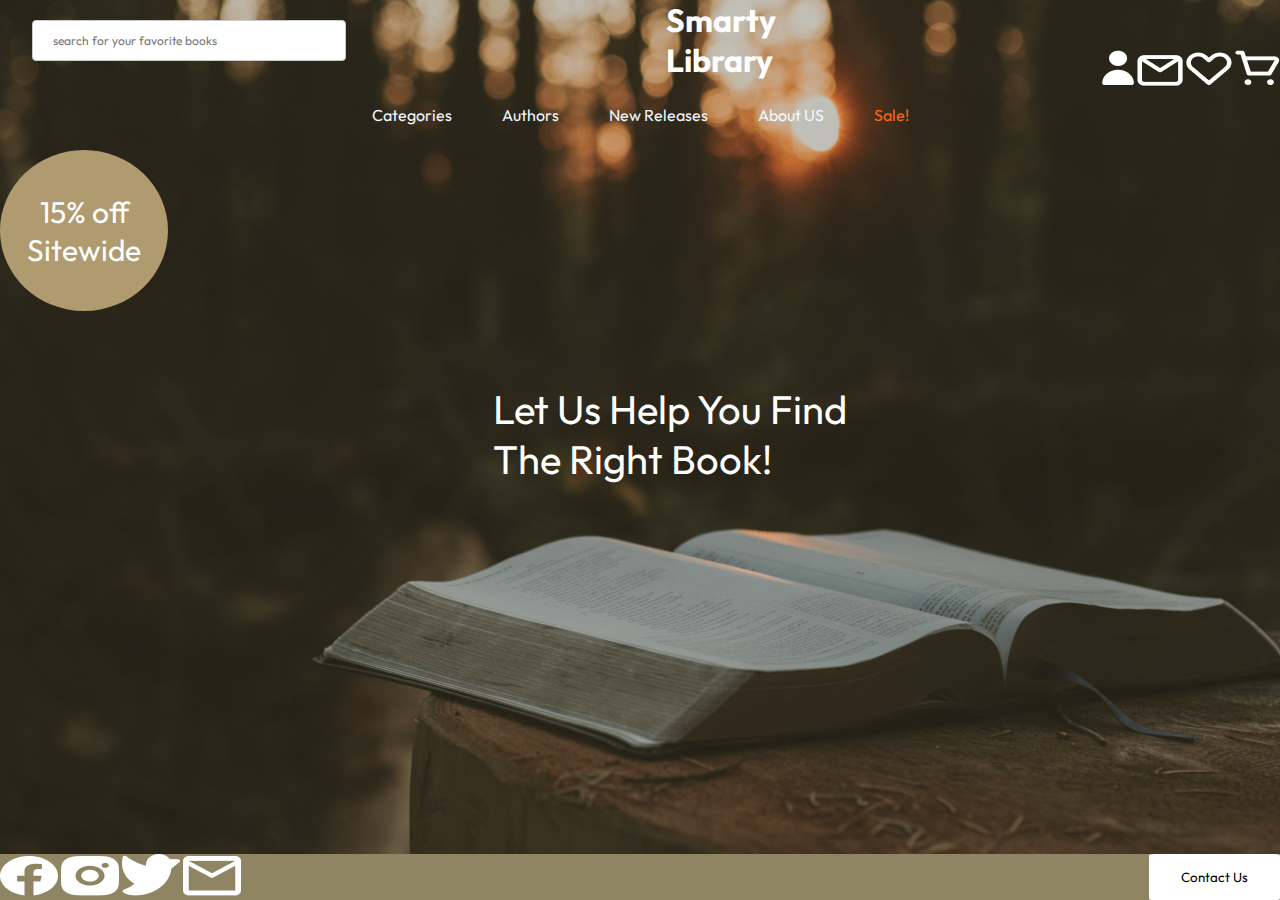
<file: index.html>
<!DOCTYPE html>
<html lang="en">
  <head>
    <meta charset="UTF-8" />
    <meta http-equiv="X-UA-Compatible" content="IE=edge" />
    <meta name="viewport" content="width=device-width, initial-scale=1.0" />
    <link rel="preconnect" href="https://fonts.googleapis.com">
<link rel="preconnect" href="https://fonts.gstatic.com" crossorigin>
<link href="https://fonts.googleapis.com/css2?family=Outfit:wght@300&family=Roboto&display=swap" rel="stylesheet">

    <title>Smarty Library</title>
    <link rel="stylesheet" href="./styles.css" />
  </head>
  <body>
    <body class="background">
      <main class="container">
        <div class="top-navigation">
          <div class="top-navigation-left">
            <input type="text" placeholder="search for your favorite books" />

            <div class="top-navigation-heading">
            <h1>Smarty <br> Library</h1>
            </div>
          </div>

         <div class="top-navigation-right">
          <img src="./assets/profile.png" alt="profileIcon" />
          <img src="./assets/mail.png" alt="mainIcon" />
          <img src="./assets/like.png" alt="likeIcon" />
          <img src="./assets/wholeCart.png" alt="shopIcon" />
         </div>
       </div>
       <div class="topgrid">
         <div class="secrow">
          <ul>
            <li><a href="#">Categories</a></li>
            <li><a href="#">Authors</a></li>
            <li><a href="#">New Releases</a></li>
            <li><a href="#">About US</a></li>
            <li><a href="#"><span>Sale!</a></li></span>
          </ul>
         </div>
       </div>
        <div class="quote">
        <p style="font-size: 40px;">Let Us Help You Find <br>The Right Book!</p>
       </div>

          <div class="circle"><p style="font-size: 30px;">15% off Sitewide</p></div>


          <div class="footer-container">
              <div class="footer-left">
                <img src="./assets/fbook.png" alt="facebookLogo">
                <img src="./assets/insta.png" alt="instagramLogo">
                <img src="./assets/tweet.png" alt="twitterLogo">
                <img src="./assets/mail2.png" alt="mailLogo">
             </div>
             <div class="footer-right"><button>Contact Us
             </button></div>
            
        </div>
    </main>
   </body>
  </body>
</html>
</file>
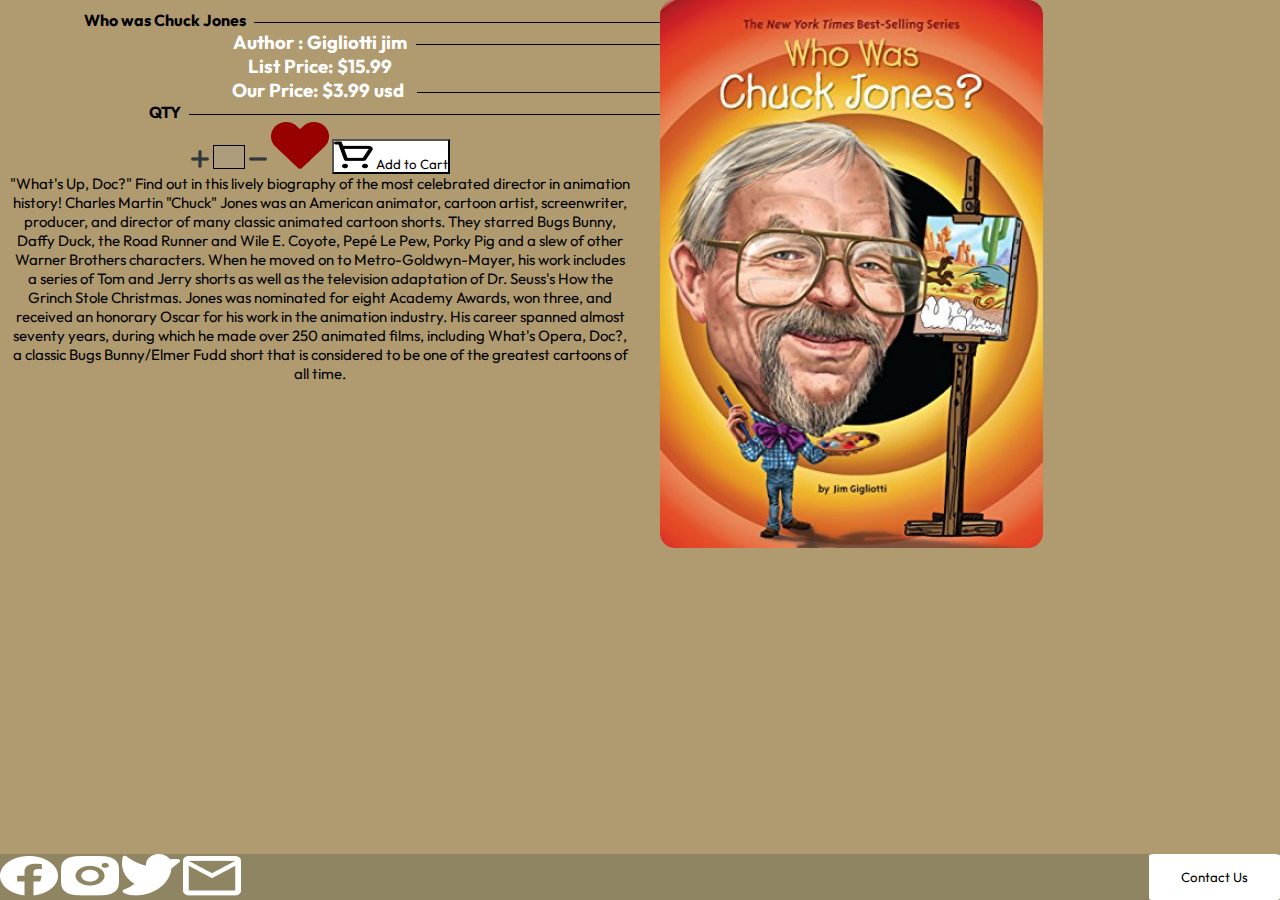
<file: check-jones.html>
<!DOCTYPE html>
<html lang="en">
  <head>
    <meta charset="UTF-8" />
    <meta http-equiv="X-UA-Compatible" content="IE=edge" />
    <meta name="viewport" content="width=device-width, initial-scale=1.0" />
    <link rel="preconnect" href="https://fonts.googleapis.com" />
    <link rel="preconnect" href="https://fonts.gstatic.com" crossorigin />
    <link
      href="https://fonts.googleapis.com/css2?family=Outfit:wght@300&family=Roboto&display=swap"
      rel="stylesheet"
    />

    <title>who was chuck jones?</title>
    <link rel="stylesheet" href="./styles.css" />
  </head>
  <body>
    <div class="chuck-container">
      <div class="chuck-top-section">
        <h4>Who was Chuck Jones</h4>

        <h3>Author : Gigliotti jim</h3>
        <h3>
          List Price: $15.99<br />
          Our Price: $3.99 usd
        </h3>
        <div class="inline-chuck">
          <h4>QTY</h4>
          <img src="./assets/plus-sign.png" />
          <img src="./assets/chuck-box.png" />
          <img src="./assets/neg-sign.png" />
          <img src="./assets/heart.png" />
          <button><img src="./assets/b-cart.png" /> Add to Cart</button>
          <p>
            "What's Up, Doc?" Find out in this lively biography of the most
            celebrated director in animation history! Charles Martin "Chuck"
            Jones was an American animator, cartoon artist, screenwriter,
            producer, and director of many classic animated cartoon shorts. They
            starred Bugs Bunny, Daffy Duck, the Road Runner and Wile E. Coyote,
            Pepé Le Pew, Porky Pig and a slew of other Warner Brothers
            characters. When he moved on to Metro-Goldwyn-Mayer, his work
            includes a series of Tom and Jerry shorts as well as the television
            adaptation of Dr. Seuss's How the Grinch Stole Christmas. Jones was
            nominated for eight Academy Awards, won three, and received an
            honorary Oscar for his work in the animation industry. His career
            spanned almost seventy years, during which he made over 250 animated
            films, including What's Opera, Doc?, a classic Bugs Bunny/Elmer Fudd
            short that is considered to be one of the greatest cartoons of all
            time.
          </p>
        </div>
      </div>

      <div class="big-chuck">
        <img src="./assets/bigchuck.png" />
      </div>
      <div class="footer-container">
        <div class="footer-left">
          <img src="./assets/fbook.png" alt="facebookLogo">
          <img src="./assets/insta.png" alt="instagramLogo">
          <img src="./assets/tweet.png" alt="twitterLogo">
          <img src="./assets/mail2.png" alt="mailLogo">
       </div>
       <div class="footer-right"><button>Contact Us
       </button></div>
      
  </div>
    </div>
  </body>
</html>
</file>
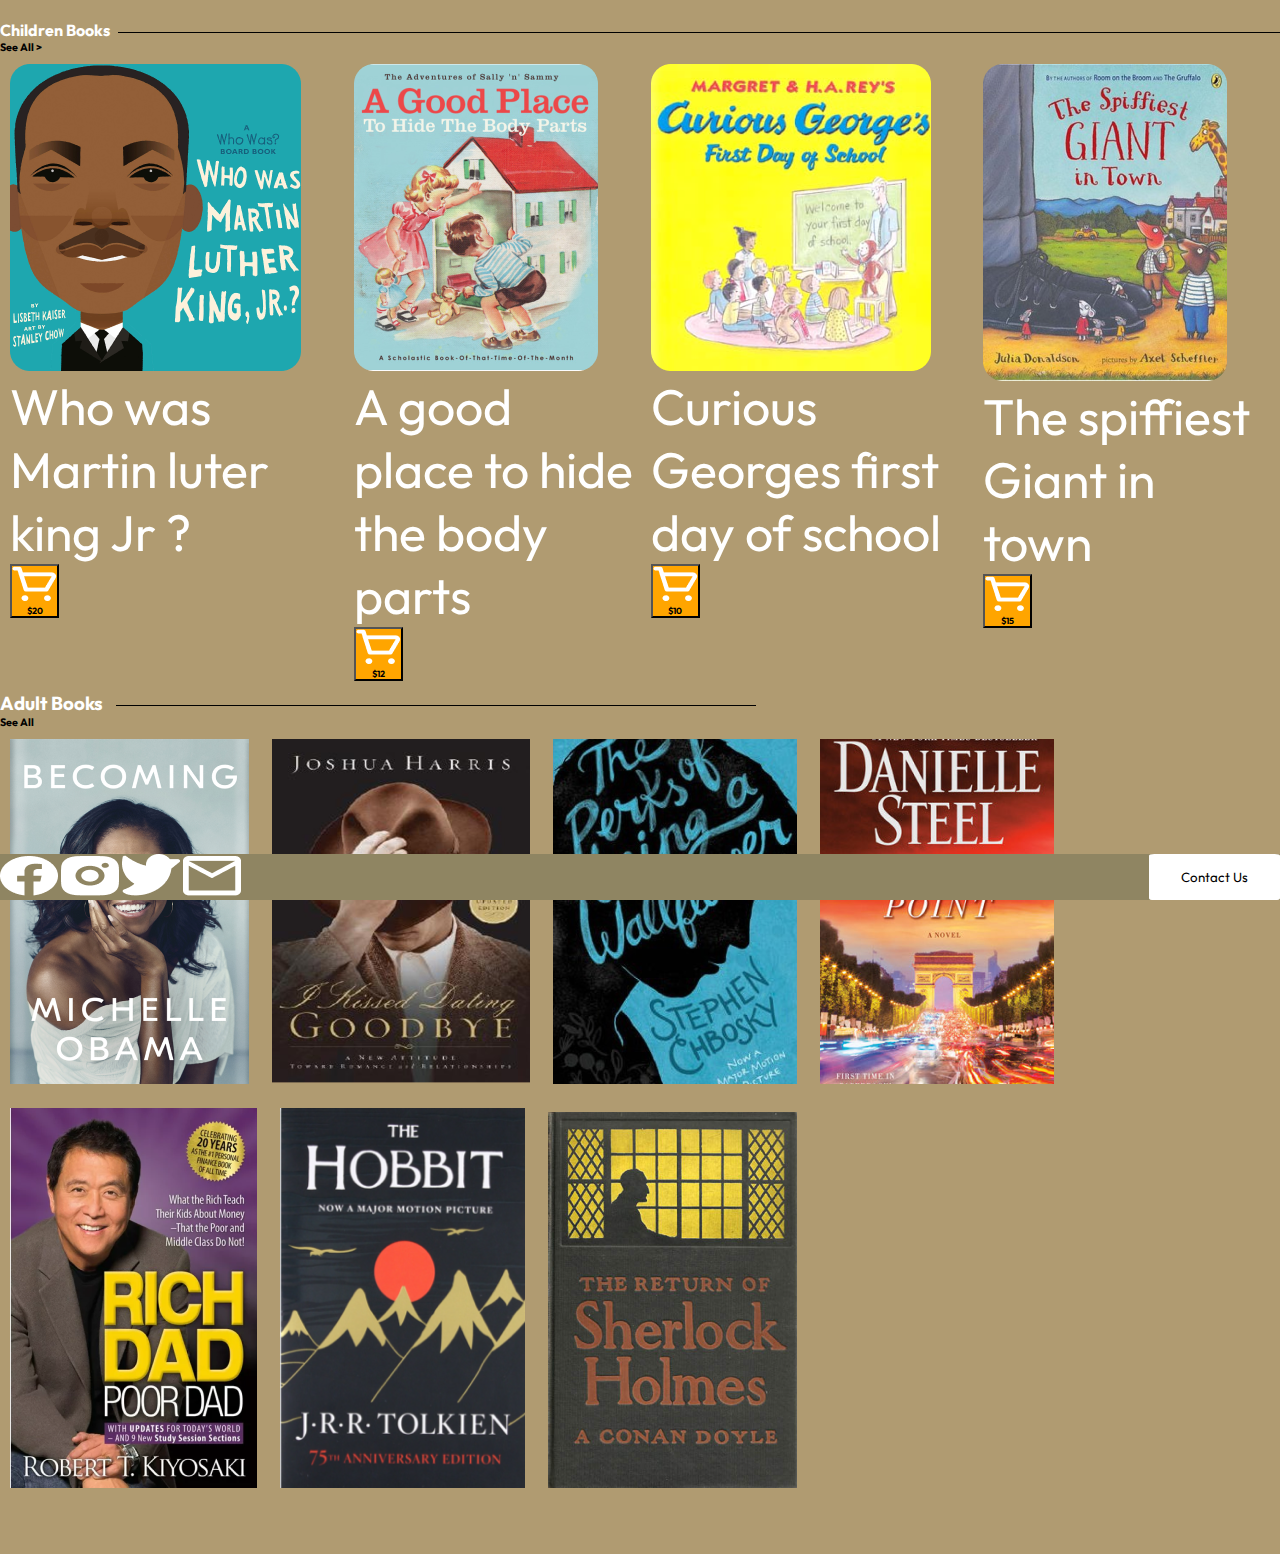
<file: child-adult-books.html>
<!DOCTYPE html>
<html lang="en">
  <head>
    <meta charset="UTF-8" />
    <meta http-equiv="X-UA-Compatible" content="IE=edge" />
    <meta name="viewport" content="width=device-width, initial-scale=1.0" />
    <link rel="preconnect" href="https://fonts.googleapis.com" />
    <link rel="preconnect" href="https://fonts.gstatic.com" crossorigin />
    <link
      href="https://fonts.googleapis.com/css2?family=Outfit:wght@300&family=Roboto&display=swap"
      rel="stylesheet"
    />
    <title>Children & Adult Books</title>
    <link rel="stylesheet" href="./styles.css" />
  </head>
  <body>
    <div class="container">
      <div class="top-books">
        <h4>Children Books</h4>
        <h6>See All ></h6>
        <div class="child-books">
          <div class="book">
            <img src="./assets/mlk.png" />

            <p>Who was Martin luter king Jr ?</p>
            <button class="cart-btn">
              <img src="./assets/wholeCart.png" />
              <h6>$20</h6>
            </button>
          </div>

          <div class="book">
            <img src="./assets/a good place.png" />
            <p>A good place to hide the body parts</p>
            <button>
              <img src="./assets/wholeCart.png" />
              <h6>$12</h6>
            </button>
          </div>

          <div class="book">
            <img src="./assets/george.png" />
            <p>Curious Georges first day of school</p>
            <button>
              <img src="./assets/wholeCart.png" />
              <h6>$10</h6>
            </button>
          </div>

          <div class="book">
            <img src="./assets/giant.png" />
            <p>The spiffiest Giant in town</p>
            <button>
              <img src="./assets/wholeCart.png" />
              <h6>$15</h6>
            </button>
          </div>
        </div>
      </div>

        <div class="container-adult">
            <div class="adult-text">
                <h3>Adult Books </h3>
                <h6>See All</h6>
            </div>

            <div class="adult-book-group">
                <img src="./assets/micobama.png">
                <img src="./assets/goodbye.png">
                <img src="./assets/wallflower.png">
                <img src="./assets/steeldan.png">
                <img src="./assets/rich.png">
                <img src="./assets/the hobbit.png">
                <img src="./assets/The_Return_of_Sherlock_Holmes_cover_1905.png">

            </div>
        </div>
        <div class="footer-container">
            <div class="footer-left">
              <img src="./assets/fbook.png" alt="facebookLogo">
              <img src="./assets/insta.png" alt="instagramLogo">
              <img src="./assets/tweet.png" alt="twitterLogo">
              <img src="./assets/mail2.png" alt="mailLogo">
           </div>
           <div class="footer-right"><button>Contact Us
           </button></div>
          
      </div>
    </div>
  </body>
</html>
</file>
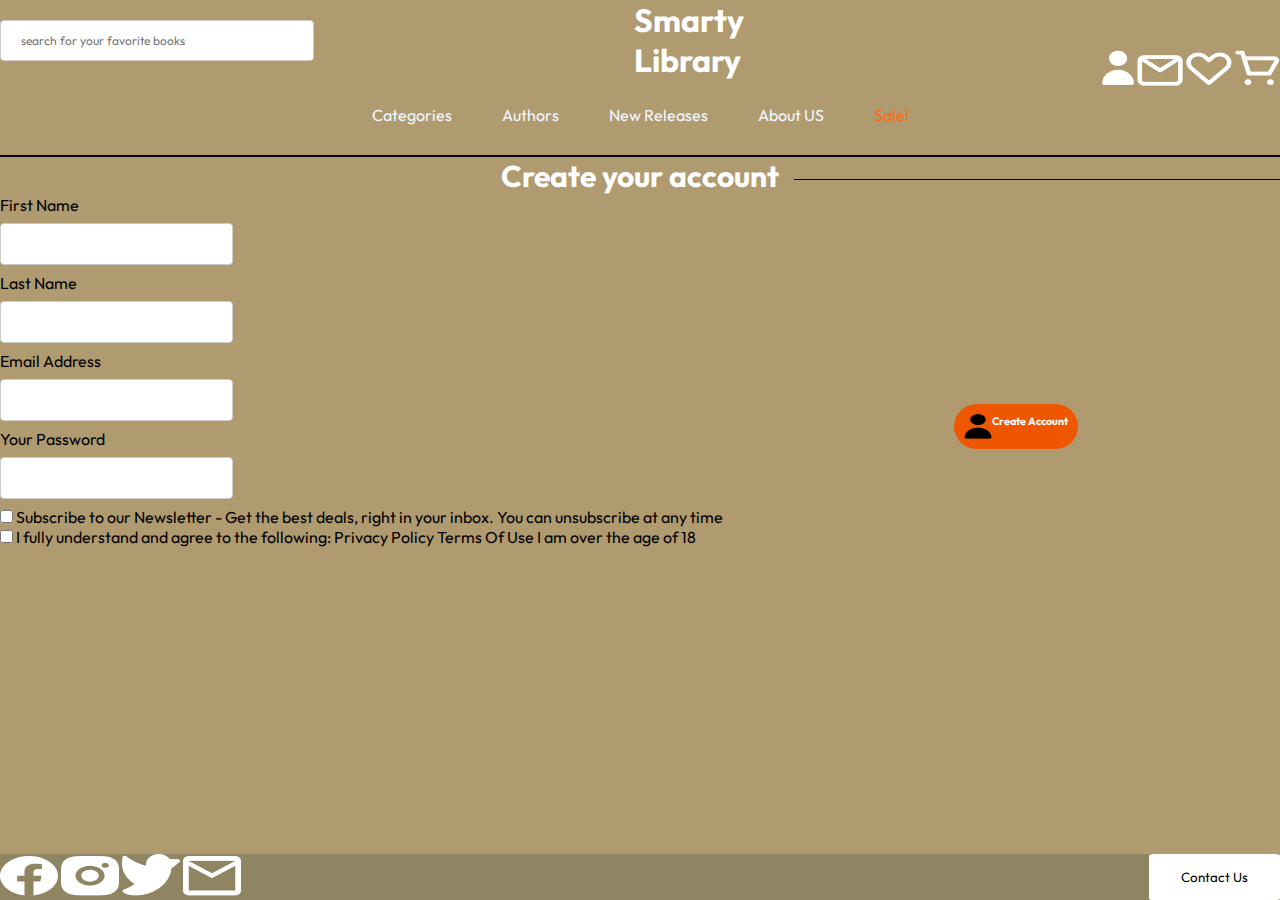
<file: create-account.html>
<!DOCTYPE html>
<html lang="en">
<head>
    <meta charset="UTF-8">
    <meta http-equiv="X-UA-Compatible" content="IE=edge">
    <meta name="viewport" content="width=device-width, initial-scale=1.0">
    <link rel="preconnect" href="https://fonts.googleapis.com">
<link rel="preconnect" href="https://fonts.gstatic.com" crossorigin>
<link href="https://fonts.googleapis.com/css2?family=Outfit:wght@300&family=Roboto&display=swap" rel="stylesheet">
    <title>Create Account</title>
    <link rel="stylesheet" href="./styles.css" />
</head>
<body>
    <div class="top-navigation">
        <div class="top-navigation-left">
          <input type="text" placeholder="search for your favorite books" />

          <div class="top-navigation-heading">
          <h1>Smarty <br> Library</h1>
          </div>
        </div>

       <div class="top-navigation-right">
        <img src="./assets/profile.png" alt="profileIcon" />
        <img src="./assets/mail.png" alt="mainIcon" />
        <img src="./assets/like.png" alt="likeIcon" />
        <img src="./assets/wholeCart.png" alt="shopIcon" />
       </div>
     </div>
     <div class="topgrid">
       <div class="secrow">
        <ul>
          <li><a href="#">Categories</a></li>
          <li><a href="#">Authors</a></li>
          <li><a href="#">New Releases</a></li>
          <li><a href="#">About US</a></li>
          <li><a href="#"><span>Sale!</a></li></span>
        </ul>
       </div>
       <div class="line-hor"></div>

    <h3 class="create">Create your account</h3>

        <div class="forms-account">
            <label for="fname">First Name</label>
            <input type="text" id="fname">

            <label for="fname">Last Name</label>
            <input type="text" id="fname">

            <label for="fname">Email Address</label>
            <input type="text" id="fname">

            <label for="fname">Your Password</label>
            <input type="text" id="fname">

       </div>

    <button class="create-account-btm">
        <img src="./assets/createhead.png">
        <h6>Create Account</h6>
    </button>


    <div class="checkbox">
        <div class="checkbox-text">
            <input type="checkbox" id="subscribe1">
            <label for="subcribe1">Subscribe to our Newsletter - Get the best deals, right in your inbox. You can unsubscribe at any time</label>

        </div>
        <div class="fully-under">   
                <input type="checkbox" id="subscribe2">
                <label for="subcribe2">I fully understand and agree to the following:
                    Privacy Policy 
                    Terms Of Use
                    I am over the age of 18</label>
        </div> 
    </div>

    <div class="footer-container">
        <div class="footer-left">
          <img src="./assets/fbook.png" alt="facebookLogo">
          <img src="./assets/insta.png" alt="instagramLogo">
          <img src="./assets/tweet.png" alt="twitterLogo">
          <img src="./assets/mail2.png" alt="mailLogo">
       </div>
       <div class="footer-right"><button>Contact Us
       </button></div>
      
  </div>




     </div>

     
</body>
</html>
</file>
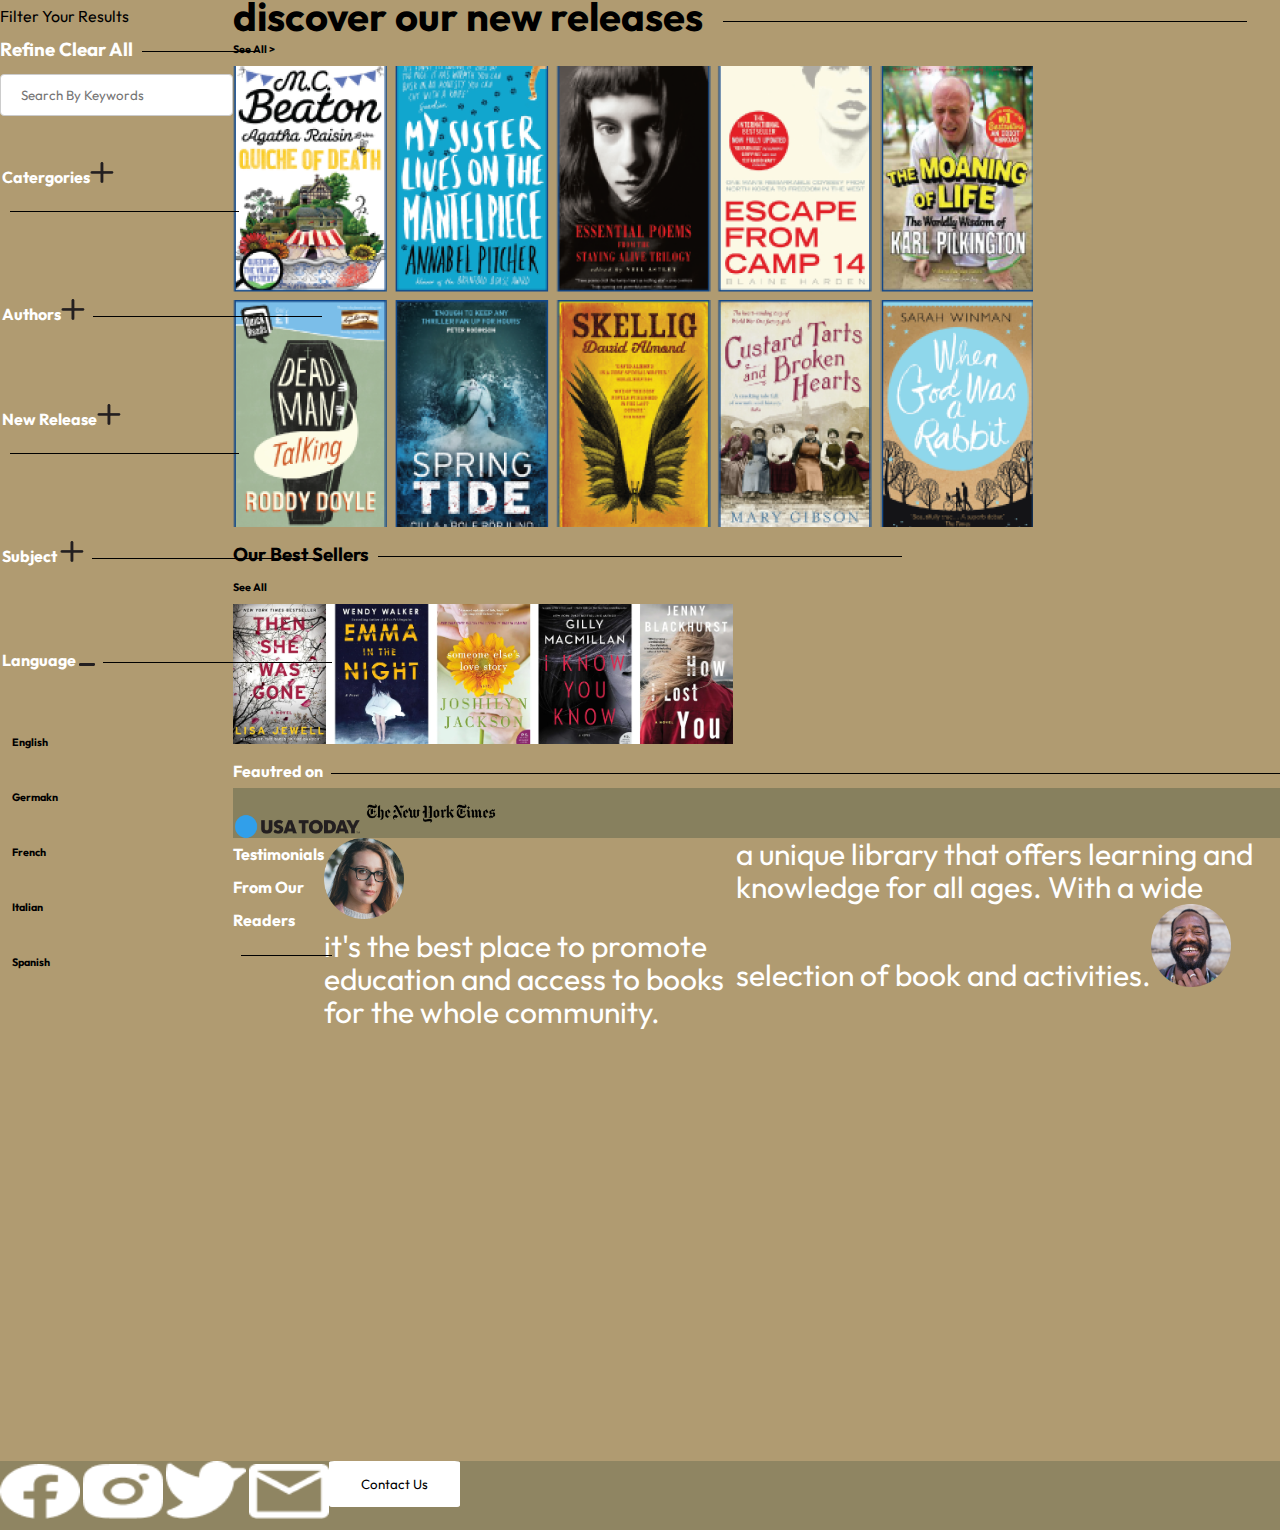
<file: newreleases.html>
<!DOCTYPE html>
<html lang="en">
  <head>
    <meta charset="UTF-8" />
    <meta http-equiv="X-UA-Compatible" content="IE=edge" />
    <meta name="viewport" content="width=device-width, initial-scale=1.0" />
    <link rel="preconnect" href="https://fonts.googleapis.com" />
    <link rel="preconnect" href="https://fonts.gstatic.com" crossorigin />
    <link
      href="https://fonts.googleapis.com/css2?family=Outfit:wght@300&family=Roboto&display=swap"
      rel="stylesheet"
    />

    <title>New Releases</title>
    <link rel="stylesheet" href="./styles.css" />
  </head>
  <body>
    <div class="toptop">
      <div class="toppage">
        <div class="filter">
          <div class="fillbor">Filter Your Results
          <h3>Refine Clear All</h3>
          <form action="keyword">
            <input type="text" class="search" placeholder="Search By Keywords" />
          </form>

          <table class="toptab" border="0" width="100%">
            <tr>
              <th>
                <h4>
                  Catergories<img src="./assets/🦆 icon _plus_.png" alt="" />
                </h4>
              </th>
            </tr>
            <tr>
              <th>
                <h4>Authors<img src="./assets/🦆 icon _plus_.png" alt="" /></h4>
              </th>
            </tr>

            <tr>
              <th>
                <h4>
                  New Release<img src="./assets/🦆 icon _plus_.png" alt="" />
                </h4>
              </th>
            </tr>

            <tr>
              <th>
                <h4>Subject <img src="./assets/🦆 icon _plus_.png" alt="" /></h4>
              </th>
            </tr>
            <tr>
              <th>
                <h4>Language <img src="./assets/🦆 icon _minus.png" alt="" /></h4>
              </th>
            </tr>
          </table>
          <table class="bottab" border="0" width="100">
            <tr>
              <th><h6>English</h6></th>
            </tr>
            <tr>
              <th><h6>Germakn</h6></th>
            </tr>
            <tr>
              <th><h6>French</h6></th>
            </tr>
            <tr>
              <th><h6>Italian</h6></th>
            </tr>
            <tr>
              <th><h6>Spanish</h6></th>
            </tr>
          </table>
        </div>
        <div class="btmfinal">
            <div class="bttmcat-test">
            <h3 style="color: black; font-size: 40px">discover our new releases</h3>

            <h6>See All ></h6>
            <img src="./assets/cta.png" alt="" />
          </div>

          <div class="btmcat">
            <h3 style="color: black">Our Best Sellers</h3>
            <h6>See All</h6>

            <img src="./assets/reccomen.png">
        
          <div class="foot-text">
            <h4>Feautred on</h4>
          </div>
          <footer class="footer-btm">
            <div class="foot-img">
              <img src="./assets/usa today logo 1.png" />
              <img src="./assets/New-York-Times-logo 1 (1).png" />
            </div>
          </footer>

          <div class="test-top">
            <div class="text-test"><h4>Testimonials From Our Readers</h4></div>

            <div class="first-test">
              <img src="./assets/Mask group profil 1.png" />
              <p>
                it's the best place to promote education and access to books for the
                whole community.
              </p>
            </div>

            <div class="sec-test">
              <p>
                a unique library that offers learning and knowledge for all ages.
                With a wide selection of book and activities.<img
                  src="./assets/Mask group profil 2.png"
                />
              </p>
            </div>
            <div class="footer-container-new">
              <div class="footer-left">
                <img src="./assets/fbook.png" alt="facebookLogo">
                <img src="./assets/insta.png" alt="instagramLogo">
                <img src="./assets/tweet.png" alt="twitterLogo">
                <img src="./assets/mail2.png" alt="mailLogo">
             </div>
             <div class="footer-right"><button>Contact Us
             </button></div>
            
        </div>
        </div>
      </div>
    </div>
  </body>
</html>
</file>
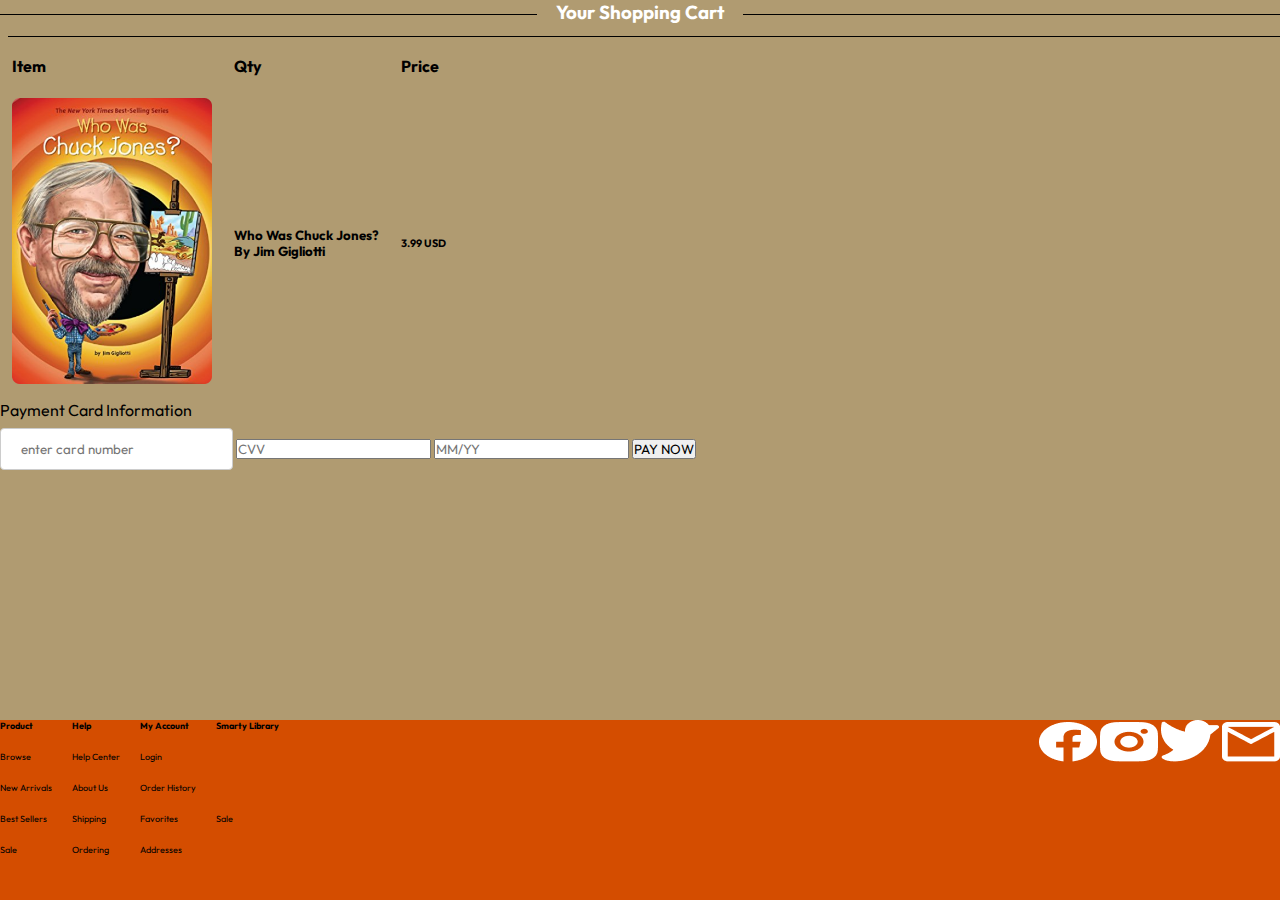
<file: shop-cart.html>
<!DOCTYPE html>
<html lang="en">
  <head>
    <meta charset="UTF-8" />
    <meta http-equiv="X-UA-Compatible" content="IE=edge" />
    <meta name="viewport" content="width=device-width, initial-scale=1.0" />
    <link rel="preconnect" href="https://fonts.googleapis.com" />
    <link rel="preconnect" href="https://fonts.gstatic.com" crossorigin />
    <link
      href="https://fonts.googleapis.com/css2?family=Outfit:wght@300&family=Roboto&display=swap"
      rel="stylesheet"
    />

    <title>Shopping Cart</title>
    <link rel="stylesheet" href="./styles.css" />
  </head>
  <body>
    <div class="shop-container">
        <div class="top-shop-container">
            <div class="top-text-shop">
                <h3><span>Your Shopping Cart</span></h3>
            </div>

        </div>
        <div >
            <div class="top-shop-container2">
            <div class="top-text-shop2">
                <h4><span></span></h4>

                <table class="chuck-table">
                    <tr>
                       <th>Item</th> 
                       <th>Qty</th>
                       <th>Price</th>
                    </tr>
                    <tr>
                        <td><img src="./assets/tchuck.png" width="200px"></td>
                        <td><h5>Who Was Chuck Jones? <br>By Jim Gigliotti</h4></td>
                            <td><h6>3.99 USD</h6></td>
                    </tr>
                </table>

            <div class="paymentinfo">
                <label for= "Paymentfo">Payment Card Information</label> </div>
                
                <input type="text"  placeholder="enter card number">
                <input type="3D"  placeholder="CVV">
                <input type="MM"  placeholder="MM/YY">

                <button> PAY NOW</button>
               
            </div>

            <div class="footer-container2">
                <div class="footer-left2">
                  <img src="./assets/fbook.png" alt="facebookLogo">
                  <img src="./assets/insta.png" alt="instagramLogo">
                  <img src="./assets/tweet.png" alt="twitterLogo">
                  <img src="./assets/mail2.png" alt="mailLogo">
               </div>
               <div class="footer-column">
                    <table class="foot-co">
                        <tr>
                            <th>Product</th>
                            <th>Help</th>
                            <th>My Account</th>
                            <th>Smarty Library</th>
                        </tr>
                        <tr>
                            <td>Browse</td>
                            <td>Help Center</td>
                            <td>Login</td>
                            <td></td>
                        </tr>
                        <tr>
                            <td>New Arrivals</td>
                            <td>About Us</td>
                            <td>Order History</td>
                            <td></td>
                        </tr>
                        <tr>
                            <td>Best Sellers</td>
                            <td>Shipping</td>
                            <td>Favorites</td>
                            <td>Sale</td>
                        </tr>
                        <td>Sale</td>
                        <td>Ordering</td>
                        <td>Addresses</td>
                        <td></td>
                    </table>

                

               </div>
            </div>

               
              
          </div>





        </div>
    </div>



  </body>
</html>
</file>
<file: styles.css>
* {
  padding: 0;
  margin: 0;
  box-sizing: border-box;
  scroll-behavior: smooth;
  font-family: "Outfit", sans-serif;
}

.toptop {
  display: flex;
}


.background {
  background-image: url(./assets/background.png);
}

.container {
  padding: 2em;

  max-width: 100%;
  max-height: 100%;
}

.top-navigation {
 
  align-items: center;
  justify-content: space-between;
  display: inline-block;
}

.top-navigation-right {
  right: 0;
  position: fixed;
  top: 50px;
}

h1 {
  color: white;
}
h4 {
  color: white;
}

h3 {
  color: white;
}

p {
  color: white;
  font-size: 50px;
}

.top-navigation-left {
  display: flex;
  align-items: center;
  justify-content: space-between;
  gap: 20em;
}



body {
  height: 100%;
  width: auto;
  background-color: rgba(176, 155, 113, 1);
}

ul {
  list-style-type: none;
  margin: 0 auto;
  padding: 0;
  overflow: hidden;
  text-align: center;
  display: table;
}

li {
  float: left;
}

.secrow ul li {
  display: inline;
}

.topgrid a {
  text-decoration: none;
  color: aliceblue;
  display: flex;
  justify-content: space-between;
  align-items: center;
  text-align: center;
  padding: 25px;
}

span {
  color: rgba(255, 104, 19, 1);
}

.top-navigation-left input {
  border-radius: 25px;
  width: 314px;
  font-size: 12px;
  vertical-align: top;
  letter-spacing: 41.5%;
  line-height: 15px;
  line-height: 100%;
}

.quote {
  position: absolute;
  left: 493px;
  top: 384px;
  width: 801px;
  height: 199px;
}

.circle {
  width: 168px;
  height: 161px;
  top: 830px;
  left: 850px;
  display: table-cell;
  text-align: center;
  vertical-align: middle;
  border-radius: 50%;
  background: #b09b71;
  color: rgba(255, 255, 255, 1);
  margin-top: 10px;
}

.footer-container {
  position: fixed;
  justify-content: space-between;
  display: flex;
  left: 0;
  bottom: 0;
  width: 100%;
  background-color: rgba(143, 133, 98, 1);
}

.footer-right button {
  background-color: white;
  border: none;
  color: black;
  padding: 15px 32px;
  border-radius: 4%;
}



.discover {
  width: 470px;
  height: auto;
  top: 1152px;
  left: 472px;
}

.filter {
  letter-spacing: 18%;
  line-height: 100%;
  line-height: 33px;
  left: 10px;
}

.toptab th {
  display: flex;
  display: inline;
}


.catalog img {
  width: 400px;
}

.btmcat img {
  width: 500px;
}



.filbor ::before {
  width: 10em;
  max-width: 70%;
  border-bottom: 1em solid black;
  margin: 2em auto 0;
}

.footer-btm {
  height: 50px;
  background-color: rgba(135, 128, 94, 1);
  
}

.footer-btm .foot-img img {
  height: auto;
  width: 130px;
}



.test-top {
  display: flex;
  
}

.test-top img {
  width: 80px;
  height: auto;
}

.toptop .filter {
display: flex;
display: inline-block
width: 100px;
  height: 100px;
}


.footer-container-new {
  position: absolute;
  
  display: flex;
  left: 0;
  bottom: -70%;
  width: 100%;
  background-color: rgba(143, 133, 98, 1);
}

.footer-right button {
  background-color: white;
  border: none;
  color: black;
  padding: 15px 32px;
  border-radius: 4%;
}

.test-top p {
  font-size: 30px;
}


/*Next Page*/

.container {
  display: flex;
  display: inline;
}
.child-books {
  display: grid;
  grid-template-columns: auto auto auto auto ;
  grid-gap: 10px;
  
  padding: 10px;

  
}

.child-books .book button{
  background-color: orange;
}





.container-adult img{
  display: grid;
  grid-template-rows: auto auto auto auto ;
  grid-gap: 10px;
  display: inline;
  
  padding: 10px;

}
/* create account page*/

.line-hor {
  border-bottom: 2px solid black;
  margin-top: 5px;
  width: 100%;
}



.create {
  font-size: 30px;
  text-align: center;
  
}

input[type=text],select {
  
  padding: 12px 20px;
  border: 1px solid #ccc;
  border-radius: 4px;
  box-sizing: border-box;
  margin-top: 6px;
  margin-bottom: 16px;
  resize: vertical;

margin: 8px 0;}

#fname {
  display: flex;

}

.create-account-btm {
  position: absolute; right:200px;top: 400px;
  background-color:rgba(239, 86, 0, 1);
  border: none;
  color: white;
  padding: 10px;
  text-align: center;
  text-decoration: none;
  display: inline-block;
  font-size: 16px;
  margin: 4px 2px;
  cursor: pointer;
  border-radius: 200px;
  
  display: flex;
}

/* Chuck Page   */
.chuck-container{
  display: flex
}
.chuck-top-section {
 
  
 
  display: inline-block;
  margin-right: 0;
  text-align: center;
  width: 50%;
  padding: 10px;
} 

.chuck-top-section h4 {
  color: black;
}


.big-chuck img {
  left: 20px;
  position: absolute;
}
.big-chuck {
  position: relative;
}

.inline-chuck p {
  font-size: 15px;
  color: black;
}

.inline-chuck button {

  background-color: white;

}

/*Shop Cart*/

.top-shop-container h3 {
  overflow:hidden ;
  text-align: center;
  
}

.top-shop-container h3::before, h3::after {
width: 50%;
content: "";
display: inline-block;
height: 1px;
position: relative;
vertical-align: middle;
background-color: black;
}

h3:before {
  right: 0.5em;
  margin-left: -50%;
}

h3:after {
  left: 0.5em;
  margin-right: -50%;
}
.top-shop-container h3 span{
  padding: 0 10px;
  color: white;
}









.top-shop-container h4 {
  overflow:hidden ;
  text-align: center;
  
}

.top-shop-container2 h3::before, h4::after {
width: 100%;
content: "";
display: inline-block;
height: 1px;
position: relative;
vertical-align: middle;
background-color: black;
}

h4:before {
  right: 0.5em;
  margin-left: -50%;
}

h4:after {
  left: 0.5em;
  margin-right: -50%;
}
.top-shop-container h4 span{
  padding: 0 10px;
  color: white;
}

.chuck-table {
  width: 2000;
}

th, td {
  padding: 10px;
  text-align: left;
}


.footer-container2 {
  display: flex;
  position: fixed;
  justify-content: space-between;
  display: flex;
  right: 0;
  bottom: 0;
  width: 100%;
  height: 20%;
  background-color: rgba(212, 77, 0, 1);
  ;
}

.footer-left2 button {
  background-color: white;
  border: none;
  color: black;
  padding: 15px 32px;
  border-radius: 4%;
}



.footer-container2 .footer-left2  {
   
 
  position:absolute; right:0
}

.foot-co {
  font-size: xx-small;
  margin: -10px;
}

.footer-column  table{
border-collapse: collapse;
}
</file>
